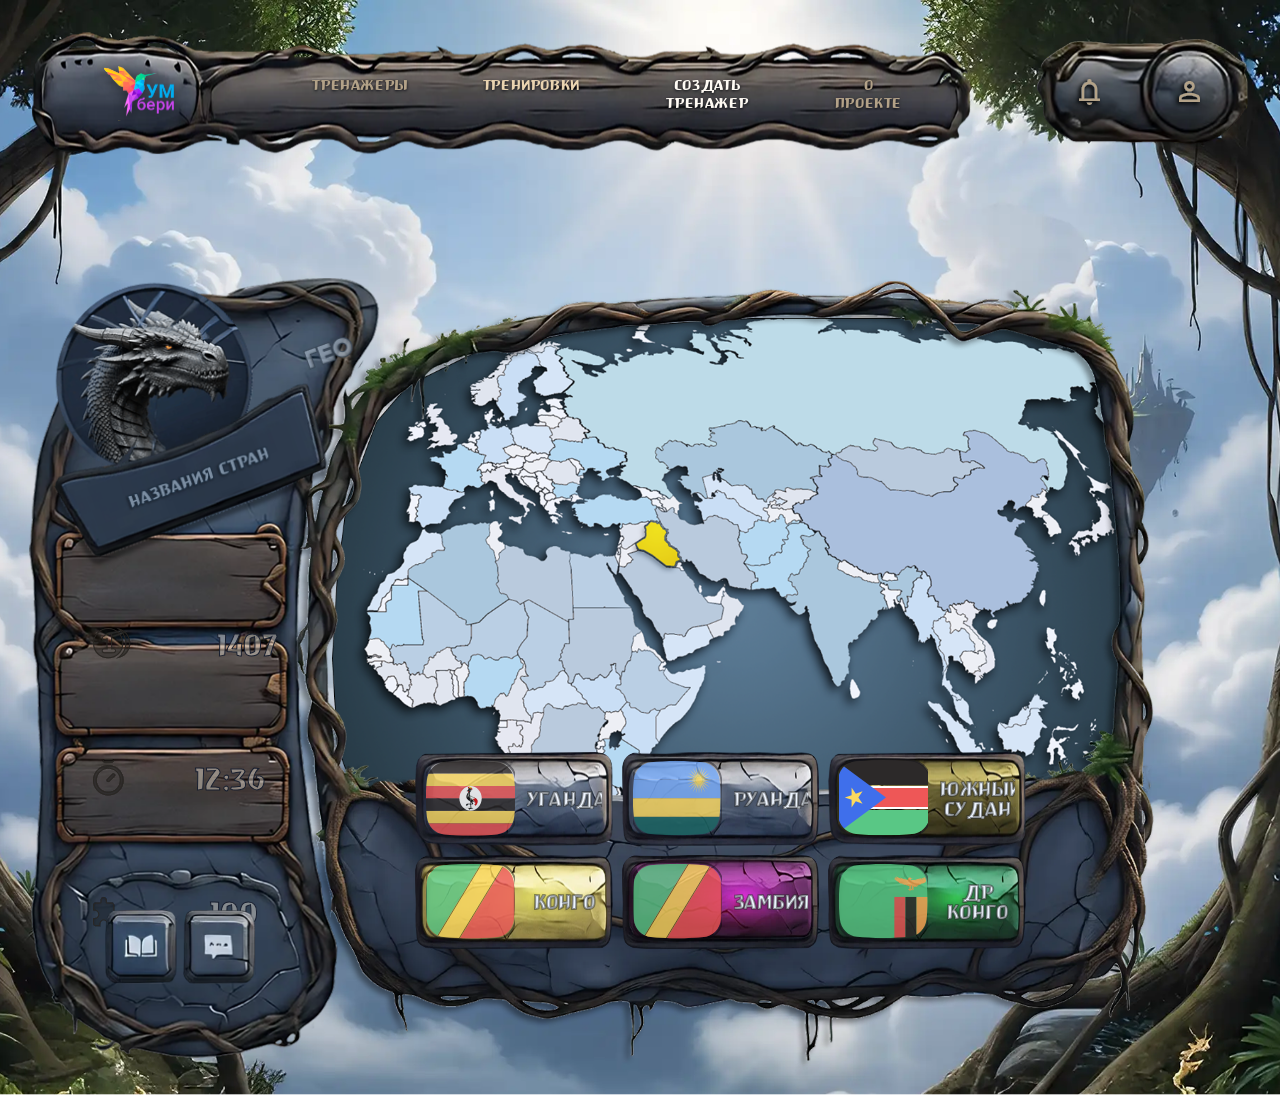
<file: index.html>
<!DOCTYPE html>
<html lang="ru">

<head>
  <meta charset="UTF-8" />
  <meta name="viewport" content="width=device-width, initial-scale=1.0" />
  <title>Умбери | Тестовая верстка</title>
  <link rel="stylesheet" href="assets/style/style.css" />
</head>

<body>
  <div class="quiz_screen" data-question-label="Демократическая Республика Конго">
    <img class="quiz-screen__background" src="assets/images/fon.png" alt="" aria-hidden="true" />

    <header class="header" role="banner">
      <div class="header_brand">
        <a class="header_logo" href="#" aria-label="На главную">
          <img class="header_logo_image" src="assets/images/logo.svg" alt="Умбери" />
        </a>
        <nav class="header_nav" aria-label="Главное меню">
          <ul class="header_menu">
            <li class="menu_item"><a class="menu_link" href="#">Тренажеры</a></li>
            <li class="menu_item"><a class="menu_link" href="#">Тренировки</a></li>
            <li class="menu_item"><a class="menu_link" href="#">Создать тренажер</a></li>
            <li class="menu_item"><a class="menu_link" href="#">О проекте</a></li>
          </ul>
        </nav>
      </div>


      <div class="header_actions" aria-label="Пользовательские действия">
        <a href="#" class="icon_btn icon_btn_bell" type="button" aria-label="Уведомления">
          <img class="icon_btn_img" src="assets/images/notification.svg" alt="" aria-hidden="true" />
        </a>
        <a href="#" class="icon_btn icon_btn_profile" type="button" aria-label="Профиль">
          <img class="icon_btn_img" src="assets/images/user_icon.svg" alt="" aria-hidden="true" />
        </a>
      </div>
    </header>

    <main class="main_layout" role="main">
      <aside class="sidebar" aria-label="Информационная панель">
        <div class="card" aria-label="Логотип раздела">
          <div class="card_left">
            <img class="card_badge" src="assets/images/sidebar_logo.png" />
          </div>
        </div>
        <section class="metrics" aria-label="Показатели">
          <ul class="metrics_list">
            <li class="metrics_item">
              <span class="metrics_label"><img src="assets/images/sidebar_icon1.svg" alt=""></span>
              <span class="metrics_value">1407</span>
            </li>
            <li class="metrics_item">
              <span class="metrics_label"><img src="assets/images/sidebar_icon2.svg" alt=""></span>
              <span class="metrics_value">12:36</span>
            </li>
            <li class="metrics_item">
              <span class="metrics_label"><img src="assets/images/sidebar_icon3.svg" alt=""></span>
              <span class="metrics_value">100</span>
            </li>
          </ul>
        </section>

        <div class="sidebar_controls" aria-label="Дополнительные действия">
          <a href="#" class="sidebar_btn"><img src="assets/images/sibebar_bottom_img1.svg" alt=""><img
              src="assets/images/sibebar_bottom_img1-hover.svg" alt=""><img
              src="assets/images/sibebar_bottom_img1-active.svg" alt=""></a>
          <a href="#" class="sidebar_btn"><img src="assets/images/sibebar_bottom_img2.svg" alt=""><img
              src="assets/images/sibebar_bottom_img2-hover.svg" alt=""> <img
              src="assets/images/sibebar_bottom_img2-active.svg" alt=""></a>
        </div>
      </aside>

      <section class="main_panel" aria-label="Игровая зона">
        <div class="map" aria-label="Карта мира">
          <img class="map_image" src="assets/images/map.png" alt="Карта мира" />
        </div>
        <img src="assets/images/content_blog.png" alt="" class="content_image" aria-hidden="true" />
        <div class="answers" aria-labelledby="answersTitle">
          <h2 class="answers_title" id="answersTitle">Выберите правильный ответ</h2>
          <p class="answers_status" id="answerStatus" aria-live="polite"></p>
          <div class="answers_grid answer-grid" id="answerGrid" role="listbox" aria-label="Варианты ответа"></div>
        </div>
      </section>
    </main>
  </div>
  <script src="assets/js/main.js" defer></script>
</body>

</html>
</file>
<file: assets/style/style.css>
*,
*::before,
*::after {
  box-sizing: border-box;
}

:root {
  --font-title: "Cinzel", "Times New Roman", serif;
  --font-body: "Exo 2", "Trebuchet MS", sans-serif;
  --focus: #9fd5ff;
  --shadow-soft: 0 8px 24px rgba(8, 14, 25, 0.34);
  --shadow-hard: 0 16px 34px rgba(4, 8, 16, 0.46);
  --ink-900: #111927;
  --ink-700: #203252;
  --sky-50: #e8f4ff;
  --sky-100: #c9def5;
  --gold-200: #d9c190;
  --gold-300: #f0d7a6;
  --good-700: #0f7659;
  --good-500: #2dbf85;
  --bad-700: #6d1e5f;
  --bad-500: #be4b95;
}

/* Local Hayate font (placed in assets/fonts/Hayate Regular/) */
@font-face {
  font-family: 'Hayate';
  src: url('../fonts/Hayate Regular/Hayate Regular.ttf') format('truetype');
  font-weight: 400 700;
  font-style: normal;
  font-display: swap;
}

@font-face {
  font-family: 'Axiforma-Black';
  src: url('../fonts/Axiforma-Black/Axiforma-Black.otf') format('truetype');
  font-weight: 400 700;
  font-style: normal;
  font-display: swap;
}


html,
body {
  margin: 0;
  min-height: 100%;
}

body {
  font-family: var(--font-body);
  color: var(--sky-50);
}
.quiz_screen {
  position: relative;
  isolation: isolate;
  min-height: 100%;
  overflow: hidden;
  padding: 18px 18px 20px;
  position: relative;
}
.quiz-screen__background {
  position: absolute;
  inset: 0;
  z-index: -2;
  width: 100%;
  height: 100%;
  object-fit: cover;
  object-position: center;
}


.header {
  position: relative;
  margin: 0 auto;
  align-items: center;
  display: flex;
  justify-content: space-between;
  gap: 24px;
  padding: 14px;
  max-width: 1660px;
}



.header>* {
  position: relative;
  z-index: 1;
}

.header_brand {
  display: flex;
  padding-left: 14px;
  background: url(../images/menu_left.png) no-repeat center left;
  background-size: 100% 100%;
  width: calc(100% - 275px);
  height: 100%;
  min-height: 123px;
  gap: 78px;

}

@media (max-width:1489px) {
  .header_brand {
    gap: 49px;
  }
}

.header_logo {
  display: inline-flex;
  align-items: center;
  justify-content: center;
  width: 250px;
  text-decoration: none;
  border-radius: 8px;
}

.header_logo_image {
  width: 70px;
  height: 56px;
  object-fit: contain;
  filter: drop-shadow(0 3px 6px rgba(0, 0, 0, 0.45));
}

.header_nav {
  display: flex;
  align-items: center;
  justify-content: center;
  padding: 0;
  width: 100%;
  transform: none;
}

.header_logo:focus-visible,
.menu_link:focus-visible,
.icon_btn:focus-visible,
.sidebar-action-button:focus-visible,
.answer-button:focus-visible {
  outline: 2px solid var(--focus);
  outline-offset: 2px;
}

.header_menu {
  list-style: none;
  margin: 0;
  padding: 0;
  display: flex;
  justify-content: space-between;
  gap: 12px;
  width: 100%;
  padding-right: 70px;
}

@media (max-width:1489px) {
  .header_menu {
    padding-right: 40px;
  }
}

.menu_item:nth-child(3) .menu_link {
  color: #FFFBF4;
}

.menu_item:nth-child(2) .menu_link {
  color: #EAD4B1;
}

.menu_link {
  display: inline-flex;
  align-items: center;
  justify-content: center;
  min-height: 36px;
  padding: 26px 40px;
  border: 1px solid transparent;
  text-decoration: none;
  font-family: 'Hayate', var(--font-title);
  font-size: 15px;
  font-weight: 400;
  line-height: 1.2;
  letter-spacing: 0.04em;
  text-transform: uppercase;
  color: #B3A288;
  text-shadow: 0 1px 3px rgba(3, 6, 12, 0.9);
  transition: color 140ms ease, border-color 140ms ease, transform 140ms ease;
  text-align: center;
  text-align: center;
  font-size: 15px;
  font-style: normal;
  font-weight: 400;

}


@media (max-width:1489px) {
  .menu_link {
    padding: 26px 30px;
  }
}

.menu_link:hover {
  color: #f2dfb8;
}

.header_actions {
  display: flex;
  align-items: center;
  justify-content: center;
  justify-self: end;
  width: auto;
  height: auto;
  margin-right: 0;
  transform: none;
  background: url('../images/menu_right.png');
  background-size: 100% 100%;
  width: 211px;
  height: 109px;
}

.icon_btn,
.sidebar-action-button {
  position: relative;
  border: 0;
  cursor: pointer;
  transition: transform 140ms ease, filter 140ms ease, box-shadow 140ms ease;

}

.icon_btn {
  display: flex;
  width: 30px;
  height: 30px;
  border-radius: 50%;
  border: 0;
  background: transparent;
  box-shadow: none;
  width: 90px;
  height: 90px;
  align-items: center;
  justify-content: center;
}

.icon_btn.icon_btn_bell {
  padding-right: 21px;
}

.icon_btn:hover,
.sidebar-action-button:hover {
  transform: translateY(-1px);
  filter: saturate(1.08);
}

.icon_btn:active,
.sidebar-action-button:active {
  transform: translateY(1px);
}

.main_layout {
  margin: 0 auto;
  display: flex;
  justify-content: center;
  align-items: start;
  margin-top: 109px;
  max-width: 1523px;
}

.sidebar,
.main_panel {
  position: relative;
  border: 0;
  border-radius: 0;
  background: transparent;
  box-shadow: none;
  backdrop-filter: none;
}

.sidebar {
  justify-self: center;
  width: calc(29% - 10px);
  aspect-ratio: 424 / 944;
  background: url("../images/sidebar.png") center / 100% 100% no-repeat;
}

.card {
  padding: 0;
  border: 0;
  background: transparent;
  transform: none;
  box-shadow: none;
  overflow: visible;
}

.card_badge {
  position: relative;
  display: block;
  margin: 0 auto;
  max-width: 100%;
  top: -22px;
}

.card_badge img {
  display: block;
  width: 100%;
}

.card_title {
  display: none;
}

.card_value {
  display: none;
}

.quiz-sidebar-actions__background {
  position: absolute;
  inset: 0;
  width: 100%;
  height: 100%;
  object-fit: contain;
  pointer-events: none;
  z-index: 0;
}

.quiz-sidebar-actions__title {
  position: absolute;
  left: 11%;
  right: 11%;
  bottom: 32%;
  margin: 0;
  text-align: center;
  font-family: var(--font-title);
  font-size: 25px;
  font-weight: 700;
  line-height: 1.05;
  letter-spacing: 0.04em;
  text-transform: uppercase;
  color: #7f98bc;
  text-shadow: 0 2px 6px rgba(2, 8, 18, 0.8);
  z-index: 1;
}

.quiz-sidebar-actions__value {
  position: absolute;
  width: 1px;
  height: 1px;
  margin: -1px;
  padding: 0;
  overflow: hidden;
  clip: rect(0 0 0 0);
  clip-path: inset(50%);
  border: 0;
  white-space: nowrap;
}

.metrics_list {
  list-style: none;
  padding-top: 0;
  margin-top: -10px;
  padding-left: 64px;
  display: flex;
  gap: 21px;
  flex-direction: column;
}

.metrics_item {
  min-height: 113px;
  width: 100%;
  display: flex;
  align-items: center;
  justify-content: space-between;
}

.metrics_item:last-child {
  max-width: 165px;
}

.metrics_item:nth-child(2) {
  max-width: 172px;
}

.metrics_item:first-child {
  max-width: 184px;
}


.metrics_label {
  font-size: 10px;
  text-transform: uppercase;
  letter-spacing: 0.07em;
  color: #8696af;
}

.metrics_value {
  color: rgba(255, 247, 233, 0.40);
  text-align: center;
  -webkit-text-stroke-width: 1px;
  -webkit-text-stroke-color: #181F2F;
  font-family: 'Hayate';
  font-size: 32px;
  font-style: normal;
  font-weight: 400;
  line-height: 18px;
  /* 56.25% */
  letter-spacing: 0.1px;
}



.sidebar_controls {
  position: absolute;
  left: 0%;
  right: 0%;
  bottom: 9.6%;
  display: flex;
  gap: 6px;
  align-items: center;
  margin: 0 auto;
  justify-content: center;
  padding-right: 49px;
  width: auto;
  max-width: 200px;
}

.sidebar-action-button {
  flex: 1;
  min-height: 54px;
  border-radius: 11px;
  border: 1px solid rgba(186, 197, 217, 0.44);
  background:
    radial-gradient(circle at 26% 20%, rgba(255, 255, 255, 0.22), transparent 45%),
    linear-gradient(180deg, rgba(74, 100, 146, 0.88), rgba(36, 54, 85, 0.94));
  box-shadow: inset 0 1px 0 rgba(230, 240, 255, 0.28), var(--shadow-soft);
  position: relative;
}

.sidebar_btn {
  flex: 1;
  display: flex;
  align-items: center;
  justify-content: center;
  cursor: pointer;
  position: relative;
}

.sidebar_btn img {
  display: none;
  width: 100%;
  height: auto;
}

.sidebar_btn img:first-child {
  display: block;
}

.sidebar_btn:hover img:first-child {
  display: none;
}

.sidebar_btn:hover img:nth-child(2) {
  display: block;
  filter:
    drop-shadow(0 0 1px #0091ff4e) drop-shadow(0 0 10px #0091ff6f) drop-shadow(0 0 1px #61baff2f);
}

.sidebar_btn:active img:first-child,
.sidebar_btn:active img:nth-child(2) {
  display: none;
}

.sidebar_btn:active img:nth-child(3) {
  display: block;
  filter:
    drop-shadow(0 0 5px #0090ff) drop-shadow(0 0 10px #0090ff) drop-shadow(0 0 20px #0090ff);
}

.main_panel {
  width: 70%;
  position: relative;
  left: -95px;
}

.map {
  border-radius: 24px;
  overflow: hidden;
  border: 0;
  position: absolute;
  top: 40px;
  left: 47px;
}

.content_image {
  position: relative;
  z-index: 2;
  width: 100%;
}

.map_image {
  display: block;
  width: 96%;
}


.answers {
  position: absolute;
  bottom: 0;
  background: transparent;
  z-index: 2;
  max-width: calc(100% - 260px);
  margin: 0 auto;
  left: 0;
  right: 0;
}

.answers_title {
  position: absolute;
  width: 1px;
  height: 1px;
  margin: -1px;
  padding: 0;
  overflow: hidden;
  clip: rect(0 0 0 0);
  clip-path: inset(50%);
  border: 0;
  white-space: nowrap;
}

.answers_status {
  min-height: 20px;
  margin: 0 0 6px 4px;
  font-size: 13px;
  font-weight: 500;
  color: #d3e4ff;
  text-shadow: 0 1px 4px rgba(0, 0, 0, 0.56);
}

.answers_status.correct {
  color: #b3ffd8;
  font-weight: 700;
}

.answers_status.incorrect {
  color: #ffbbeb;
  font-weight: 700;
}

.answers_grid {
  display: grid;
  grid-template-columns: repeat(3, minmax(0, 1fr));
  gap: 9px;
  padding-bottom: 126px;
}

.answer-grid--locked {
  cursor: default;
}

.answer-button {
  position: relative;
  display: flex;
  padding: 6px 11px 7px 11px;
  align-items: center;
  gap: 12px;
  width: 100%;
  max-height: 96px;
  background-image: var(--answer-bg-image);
  background-size: 100% 100%;
  background-position: center;
  background-repeat: no-repeat;
  background-color: transparent;
  outline: 0;
  border: 0;
  color: #ecf4ff;
  cursor: pointer;
  text-align: left;
  transition:
    transform 140ms ease,
    filter 140ms ease,
    border-color 140ms ease,
    box-shadow 140ms ease;
  color: #E4EFFF;
  text-align: center;
  text-shadow: -1px 1px 4px rgba(0, 0, 0, 0.85);
  -webkit-text-stroke-width: 1px;
  -webkit-text-stroke-color: #191E27;
  font-size: 20px;
  font-style: normal;
  border-radius: 16px;
  font-weight: 400;
}

.answer-button {
  text-shadow: -1px 1px 4px rgba(0, 0, 0, 0.85);
  -webkit-text-stroke-width: 2px;
  -webkit-text-stroke-color: #B9AA00;
}

.answer-button__flag {
  width: 95px;
  height: 81px;
  border-radius: 10px;
  display: flex;
  align-items: center;
  justify-content: center;
  overflow: hidden;
}

.answer-button__flag-image {
  width: 100%;
  height: 100%;
  object-fit: cover;
}

.answer-button__flag-image--hidden {
  display: none;
}

.answer-button__content {
  text-align: center;
  gap: 1px;
  width: 45%;
  min-width: 0;
}

.answer-button__text {
  display: block;
  font-family: 'Hayate', var(--font-title);
  font-size: 14px;
  font-weight: 600;
  line-height: 1.05;
  letter-spacing: 0.03em;
  text-transform: uppercase;
  color: #eef5ff;
  white-space: normal;
  display: -webkit-box;
  -webkit-line-clamp: 2;
  -webkit-box-orient: vertical;
  overflow: hidden;
  text-overflow: ellipsis;
  text-shadow: -1px 1px 4px rgba(0, 0, 0, 0.2);
  -webkit-text-stroke-width: 2px;
  -webkit-text-stroke-color: #30313282;
  font-family: Hayate;
  font-size: 20px;
  font-style: normal;
  font-weight: 400;
  line-height: var(--Static-Label-Large-Line-Height, 20px);
  /* 100% */
  letter-spacing: var(--Static-Label-Large-Tracking, 0.1px);
}

.answer-button__description {
  display: none;
}

.answer-button--default {
  transform: translateY(0);
}

.answer-button--hovered:not(.answer-button--active):not(.answer-button--correct):not(.answer-button--incorrect):not(.answer-button--disabled) {
  filter: brightness(1.15);
  transform: translateY(-2px);
}

.answer-button--active {}

.answer-button--correct {
  border-color: rgba(120, 243, 190, 0.62);
}

.answer-button--incorrect {
  border-color: rgba(255, 150, 234, 0.58);
}

.answer-button--disabled {
  opacity: 0.7;
}


.answer-button:disabled {
  cursor: default;
}
</file>
